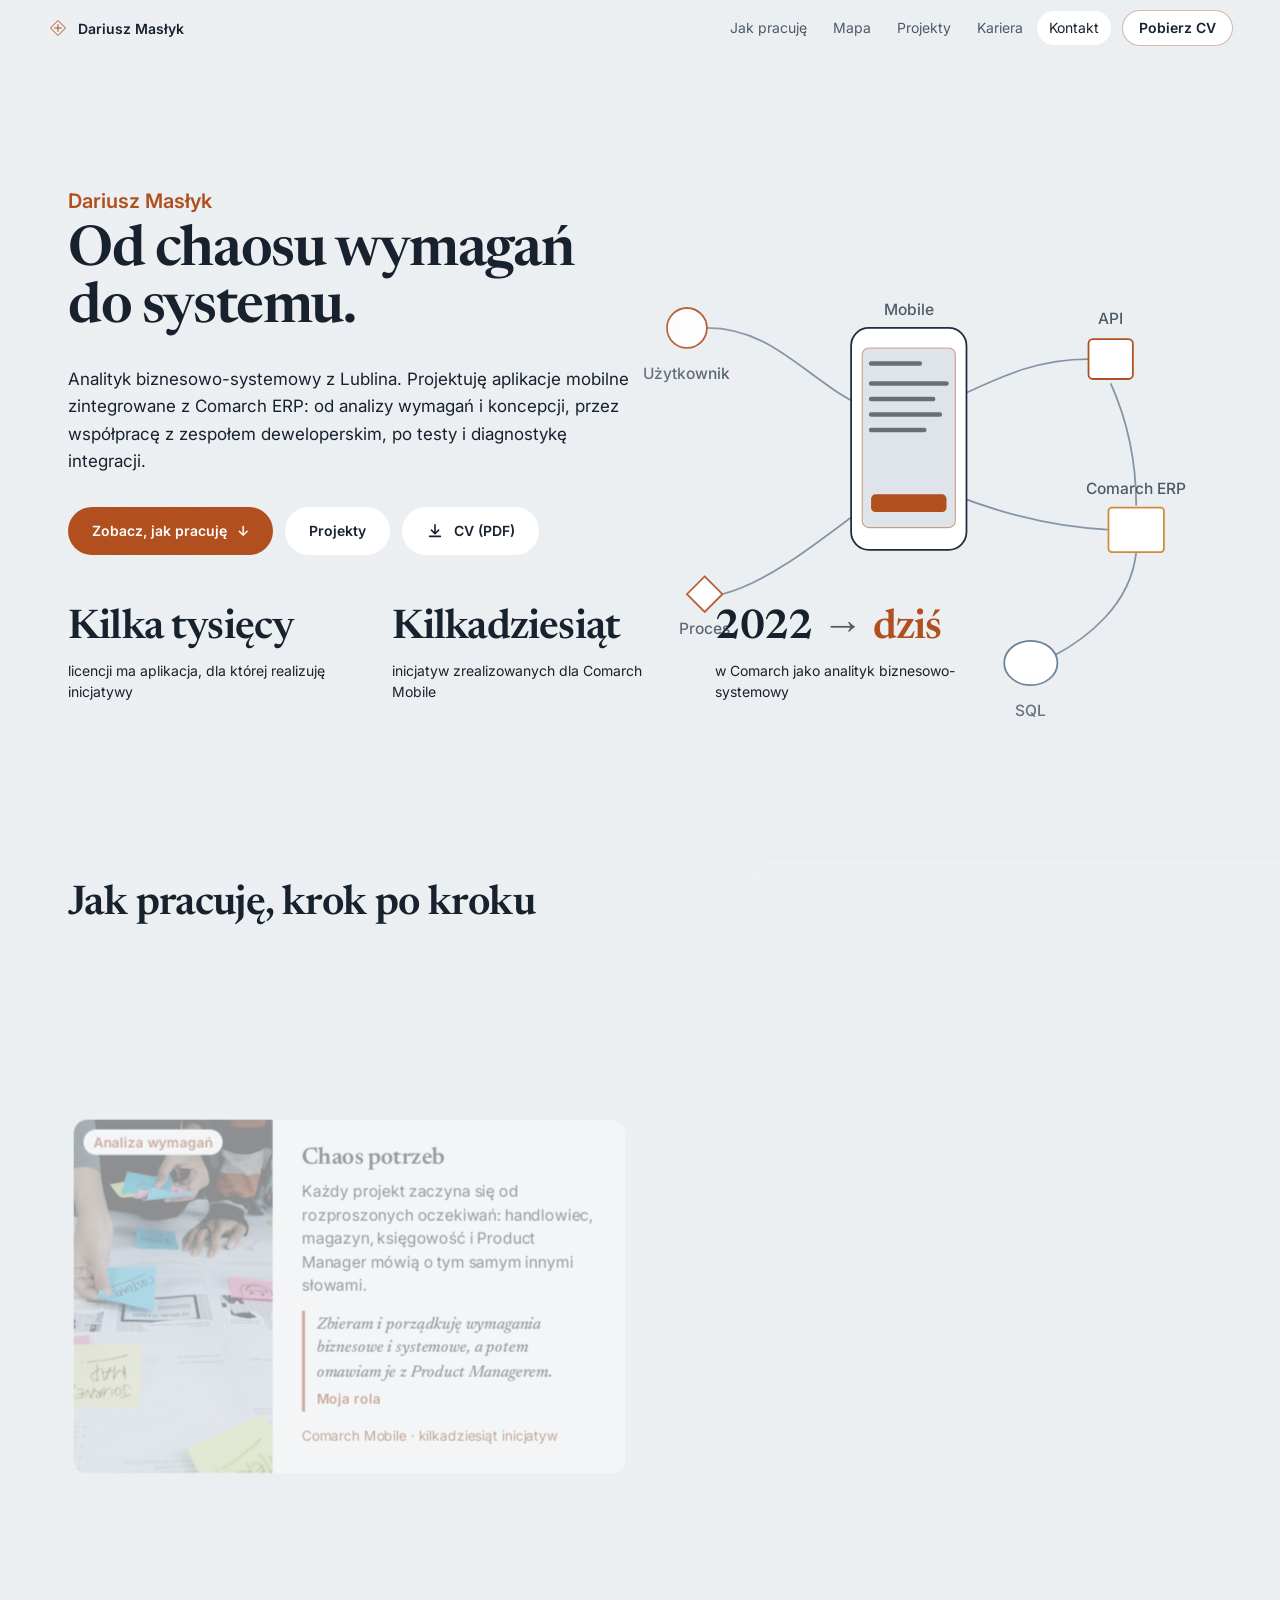
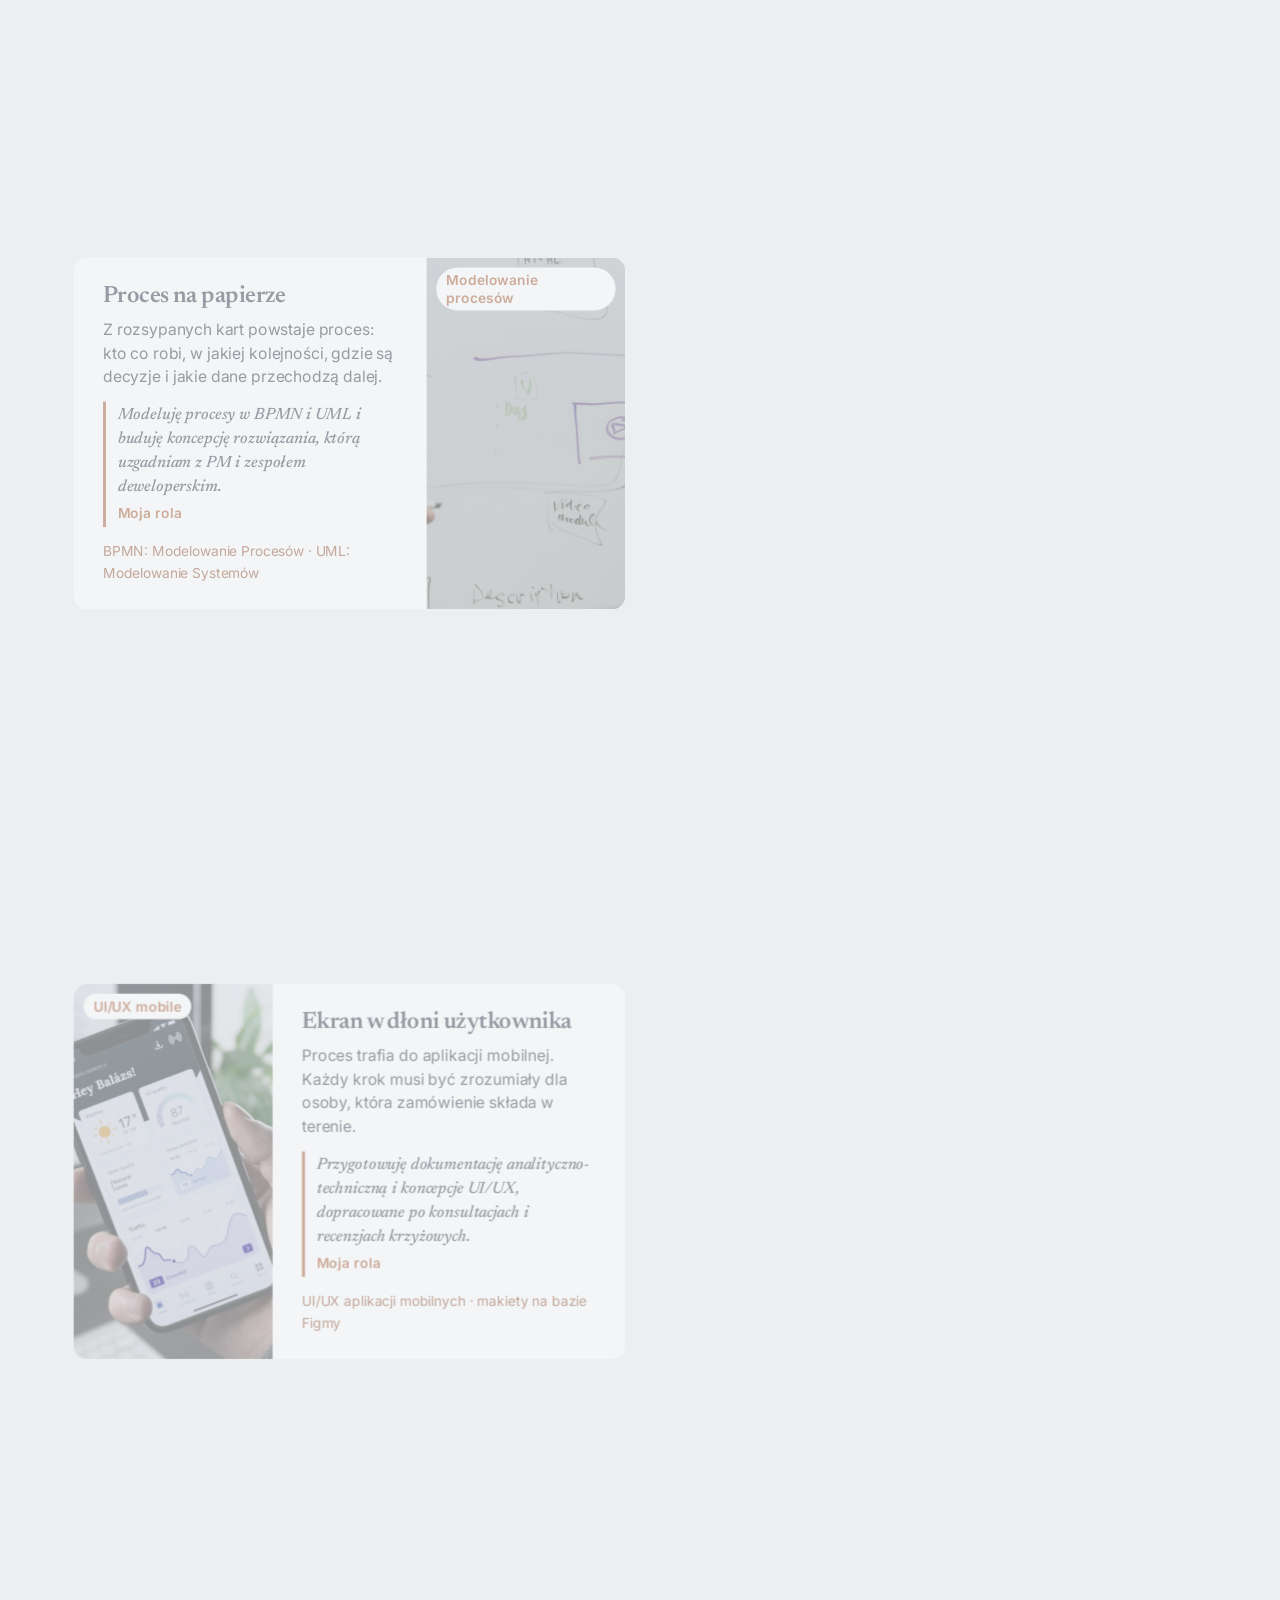
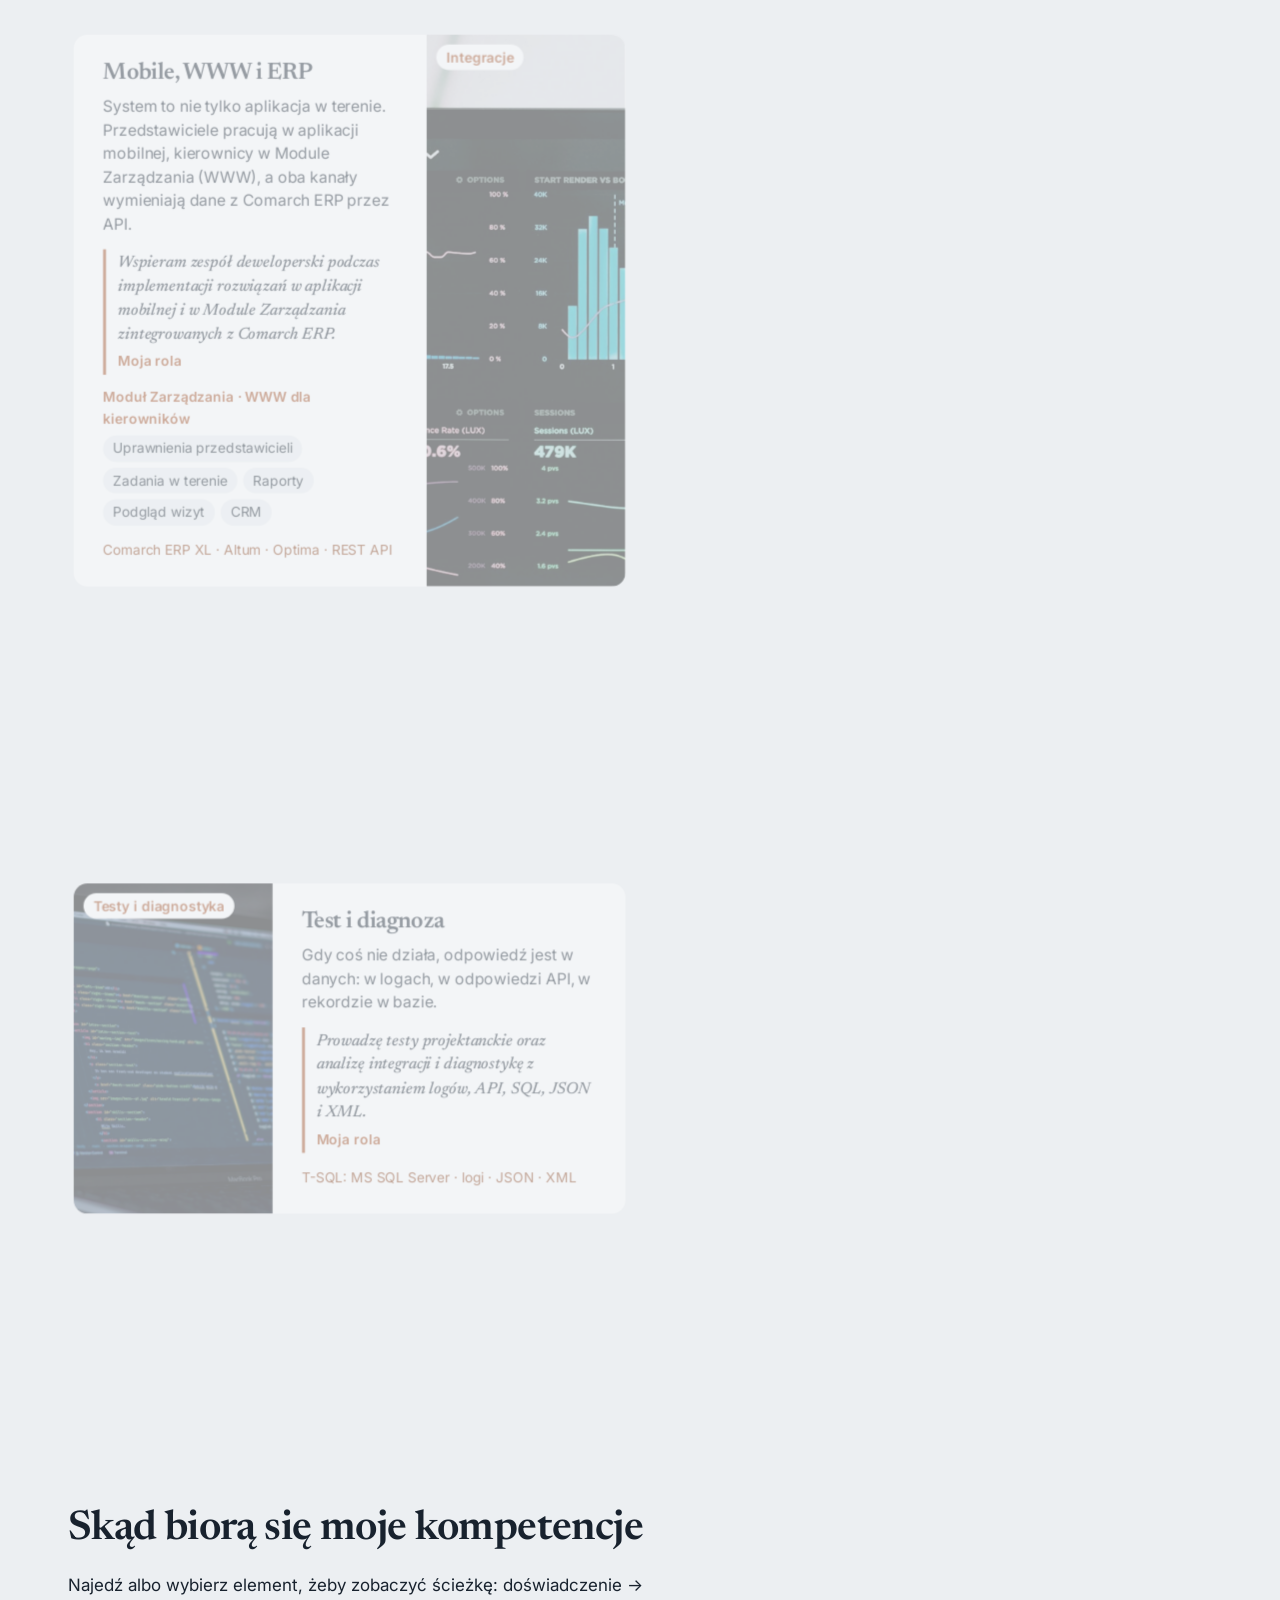
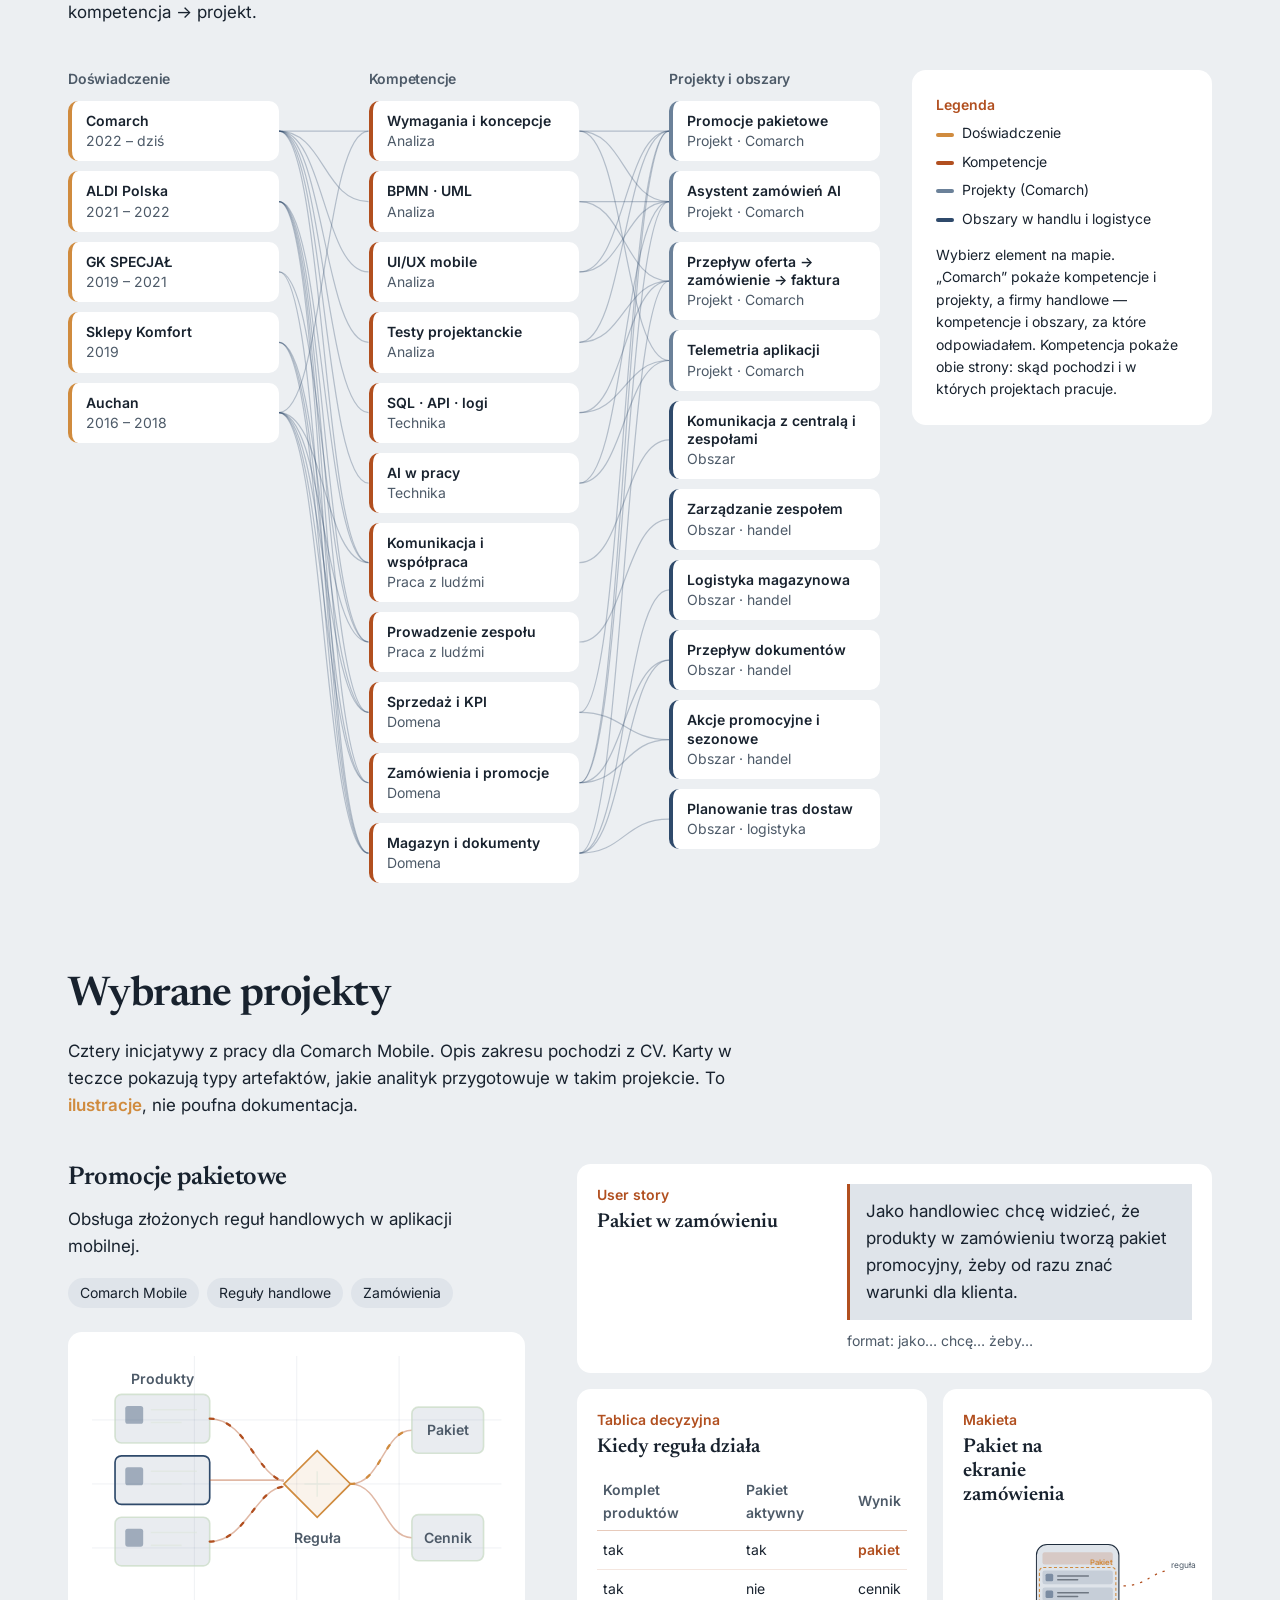
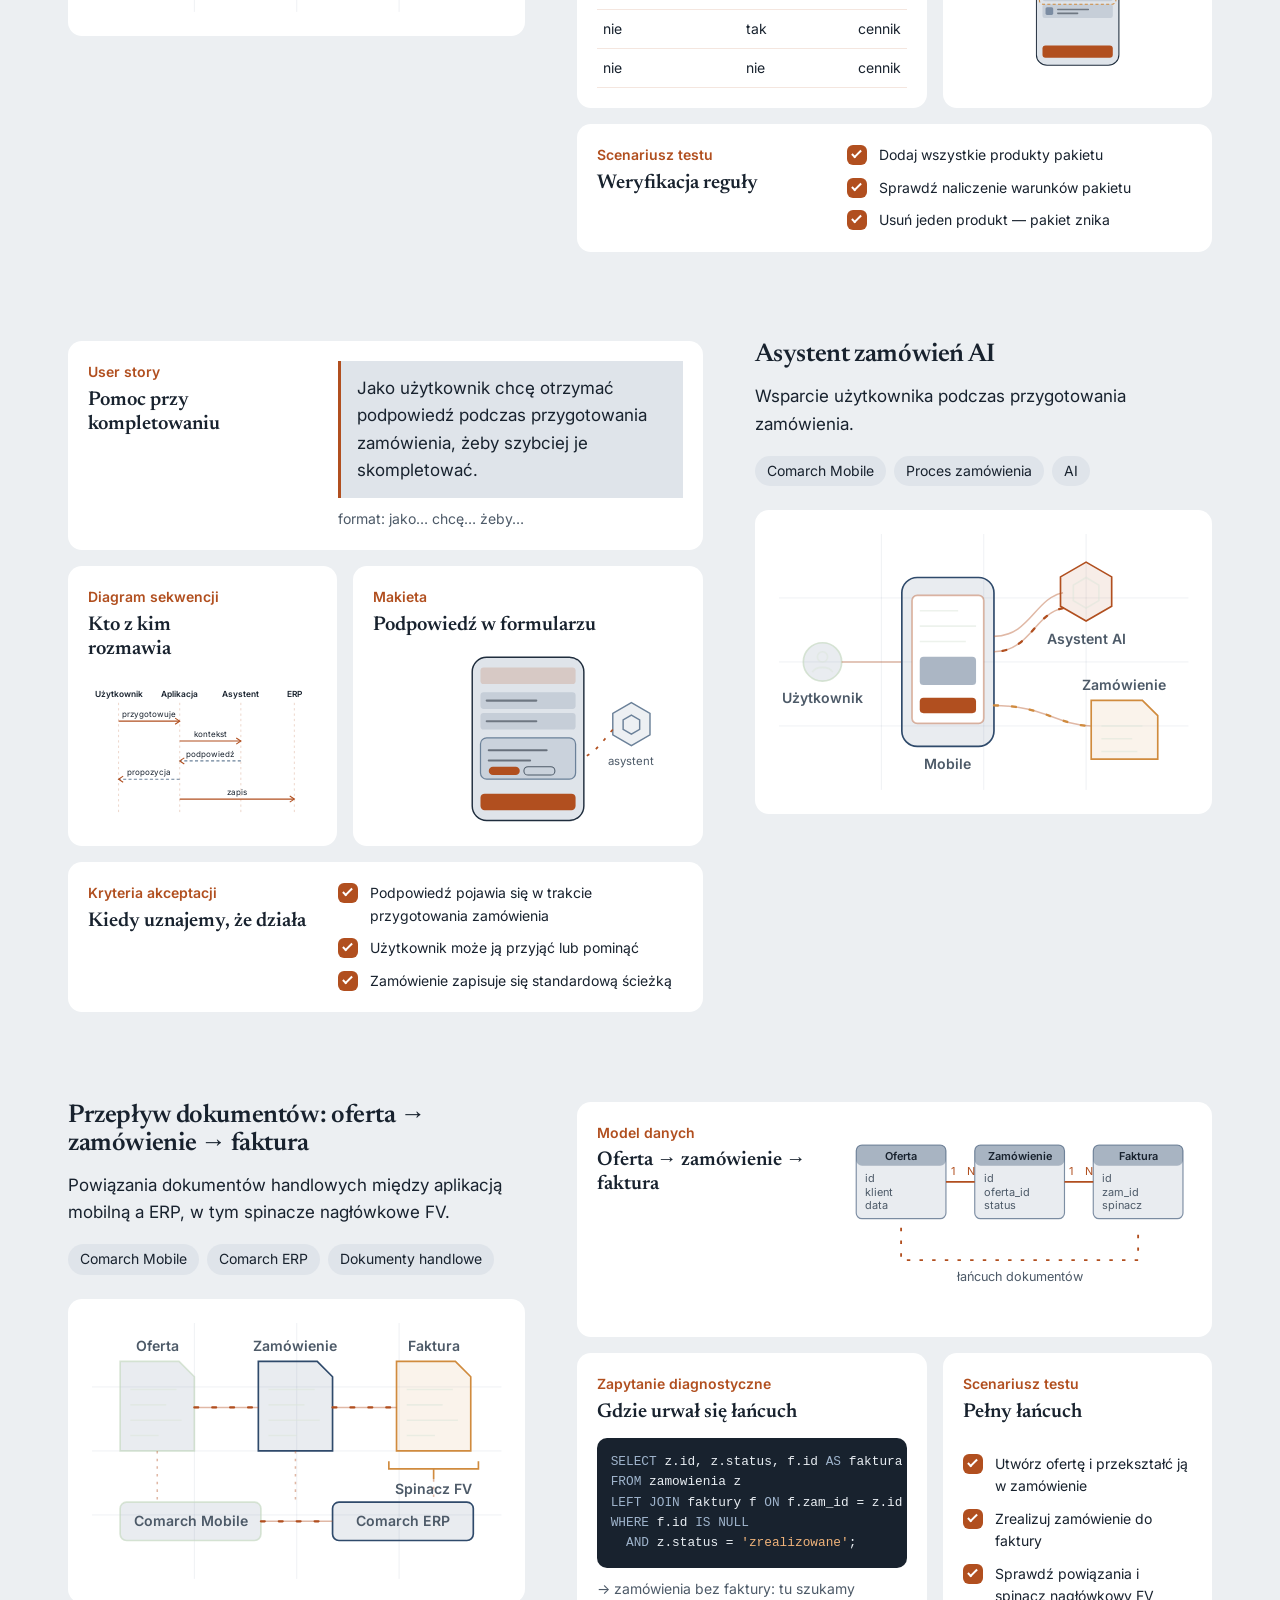
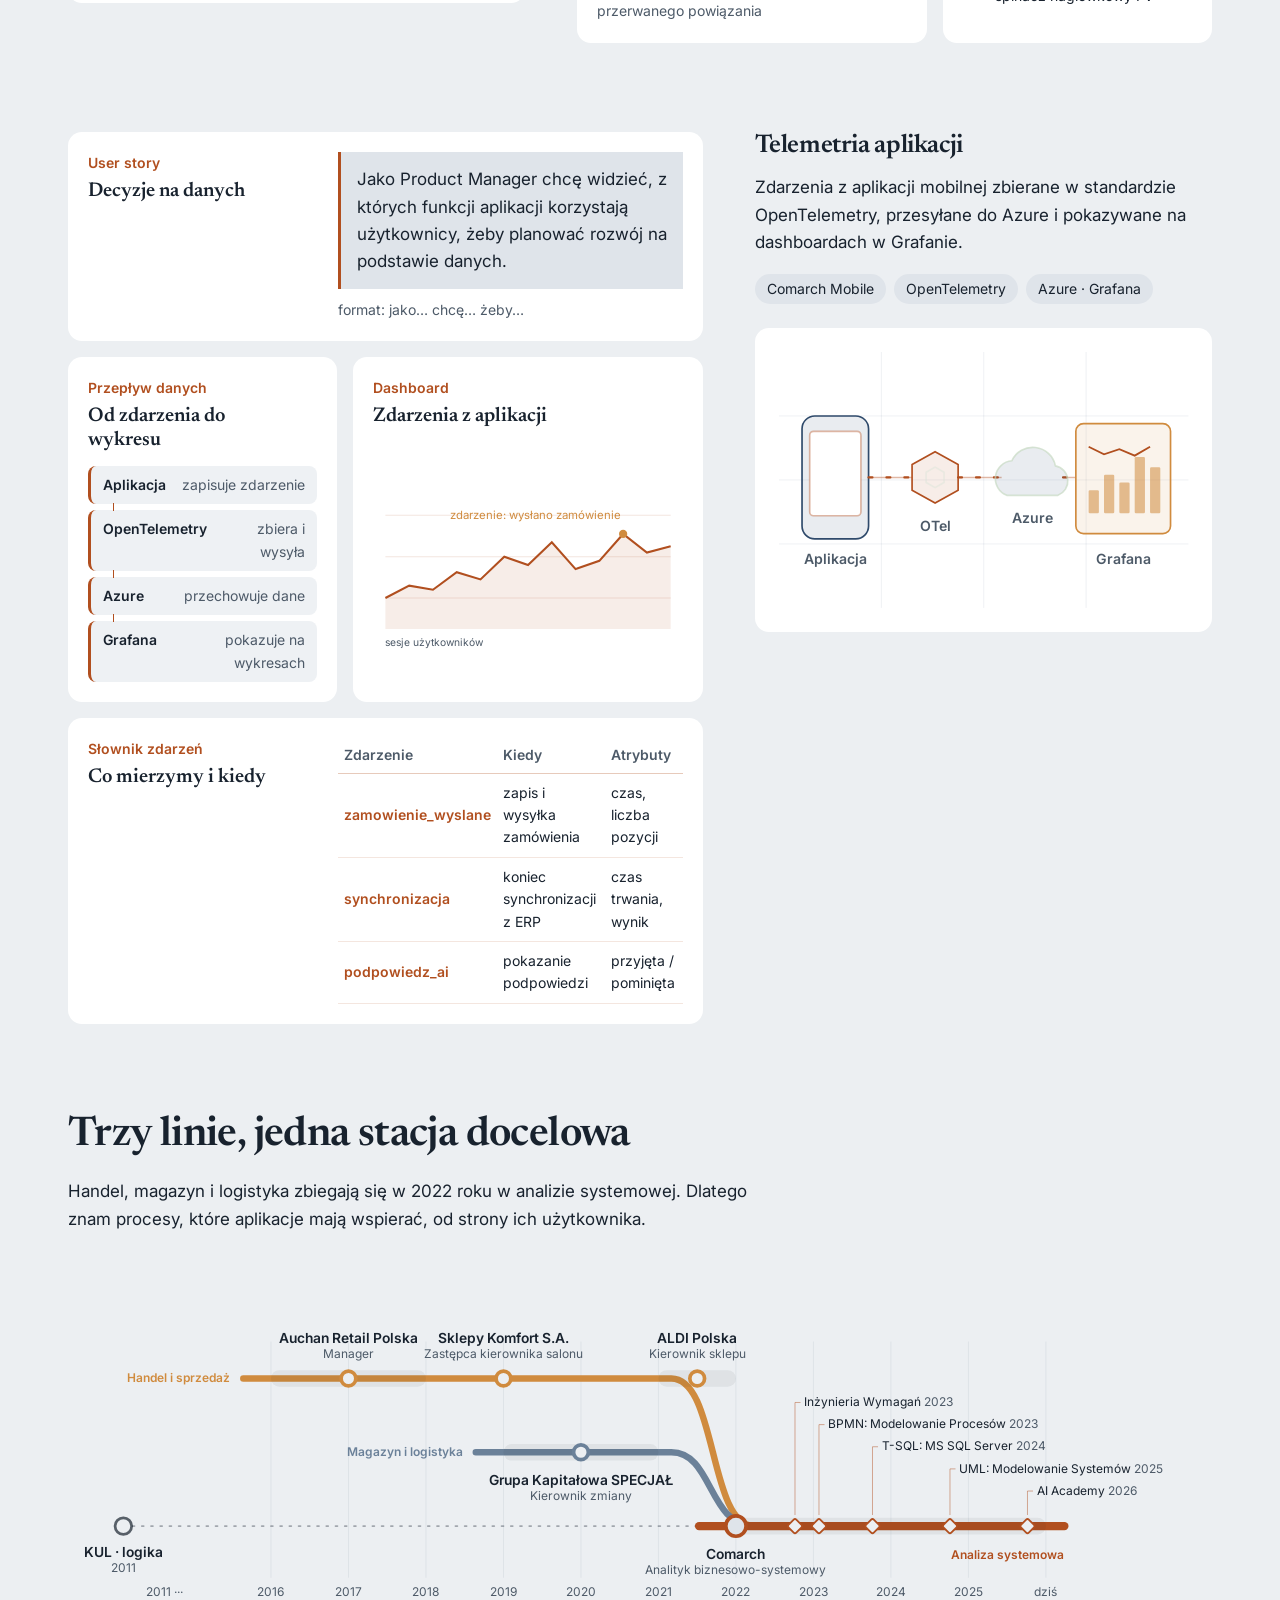
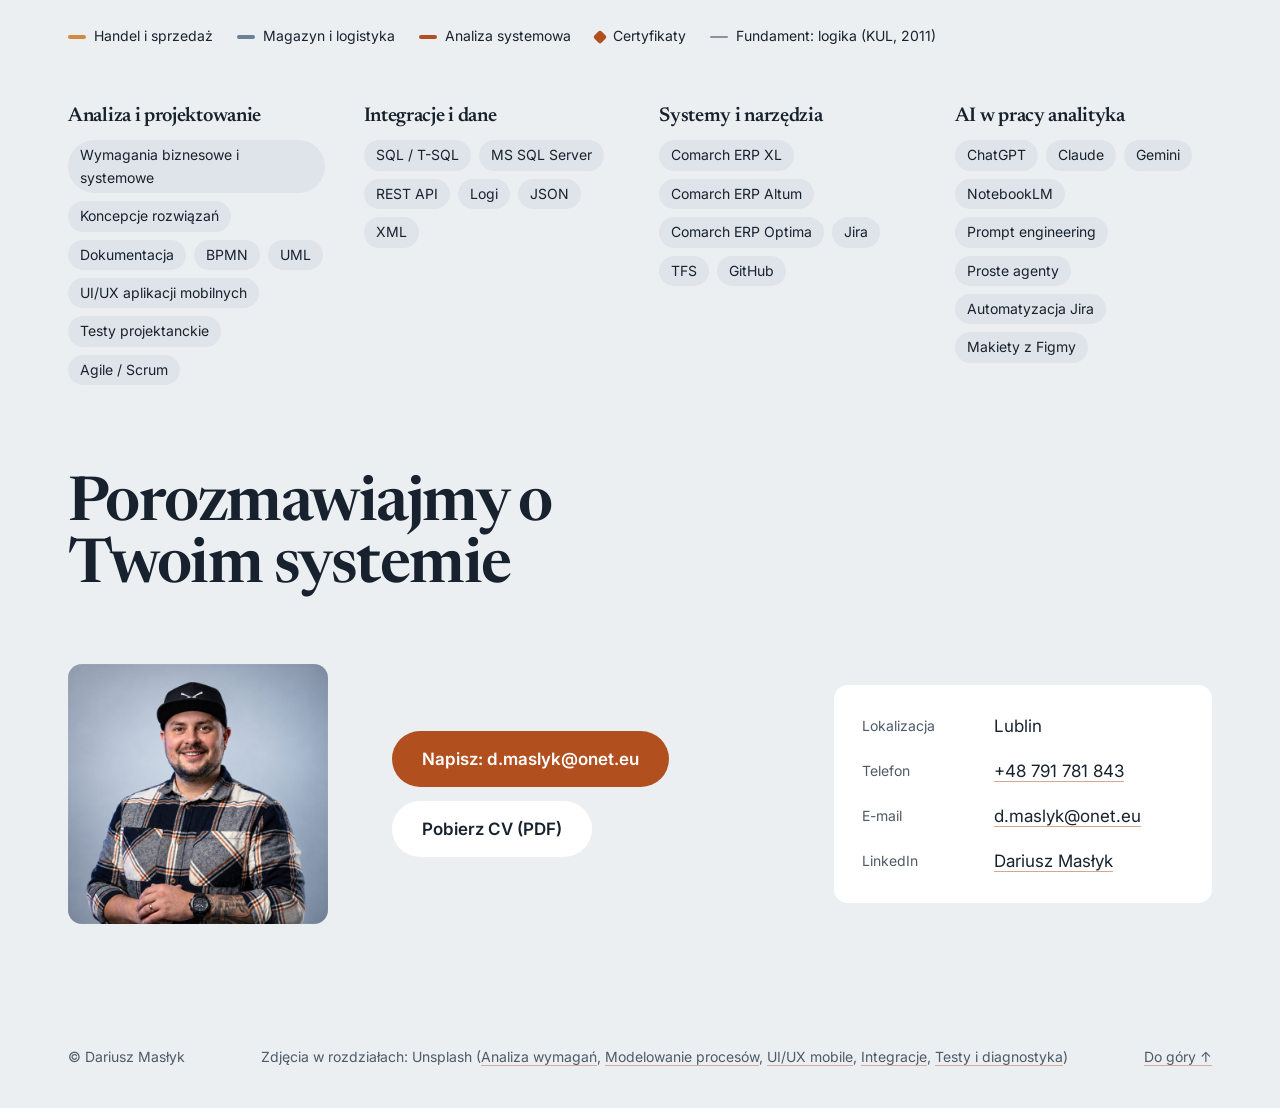
<file: index.html>
<!doctype html>
<html lang="pl">
<head>
  <meta charset="utf-8">
  <meta name="viewport" content="width=device-width,initial-scale=1,viewport-fit=cover">
  <title>Dariusz Masłyk — Analityk biznesowo-systemowy | Aplikacje mobilne, Comarch ERP, integracje</title>
  <meta name="description" content="Dariusz Masłyk — analityk biznesowo-systemowy w Comarch (Comarch Mobile). Od chaosu wymagań, przez BPMN i UI/UX aplikacji mobilnych, po integrację z Comarch ERP, testy i diagnostykę.">
  <meta name="theme-color" content="#eceff2">
  <meta property="og:type" content="website">
  <meta property="og:url" content="https://backloghero-lang.github.io/dariusz-maslyk/">
  <meta property="og:image" content="https://backloghero-lang.github.io/dariusz-maslyk/assets/og-image.png">
  <meta property="og:image:width" content="1200">
  <meta property="og:image:height" content="627">
  <meta property="og:image:alt" content="Dariusz Masłyk — analityk biznesowo-systemowy">
  <meta property="og:locale" content="pl_PL">
  <meta name="twitter:card" content="summary_large_image">
  <meta property="og:title" content="Dariusz Masłyk — Analityk biznesowo-systemowy">
  <meta property="og:description" content="Zamieniam chaos wymagań w działający system. Aplikacje mobilne · Comarch ERP · Integracje.">
  <link rel="icon" href="assets/favicon.svg" type="image/svg+xml">
  <link rel="preconnect" href="https://fonts.googleapis.com">
  <link rel="preconnect" href="https://fonts.gstatic.com" crossorigin>
  <link rel="stylesheet" href="https://fonts.googleapis.com/css2?family=Inter:wght@400;500;600&family=Newsreader:ital,opsz,wght@0,6..72,500;0,6..72,600;1,6..72,500&display=swap">
  <link rel="stylesheet" href="css/style.css">
  <script type="importmap">
    { "imports": { "three": "./vendor/three.module.js" } }
  </script>
  <script type="module" src="js/main.js"></script>
</head>
<body>
  <a class="skip" href="#main">Przejdź do treści</a>

  <!-- Scena 3D: jedna warstwa w tle dla otwarcia i rozdziałów historii. -->
  <div class="stage" id="stage" aria-hidden="true">
    <div class="stage-host" id="scene-host"></div>
    <svg class="stage-fallback" id="stage-fallback" viewBox="0 0 600 520">
      <g class="f-wires">
        <path d="M118 150C180 150 210 200 262 222M340 214C390 190 420 178 462 178M482 200C500 240 505 280 505 310M505 352C500 400 460 430 430 446M262 310C210 350 170 380 132 390M340 300C390 320 440 330 482 332"/>
      </g>
      <g class="f-phone"><rect x="248" y="150" width="104" height="200" rx="16"/><rect class="scr" x="258" y="168" width="84" height="162" rx="6"/><path class="ui" d="M266 182h44M266 200h68M266 214h56M266 228h62M266 242h48"/><rect class="btn" x="266" y="300" width="68" height="16" rx="4"/></g>
      <g class="f-nodes"><circle cx="100" cy="150" r="18"/><rect x="462" y="160" width="40" height="36" rx="4"/><rect x="480" y="312" width="50" height="40" rx="3"/><ellipse cx="410" cy="452" rx="24" ry="20"/><path d="M116 374l16 16-16 16-16-16z"/></g>
      <g class="f-labels"><text x="100" y="196" text-anchor="middle">Użytkownik</text><text x="300" y="138" text-anchor="middle">Mobile</text><text x="482" y="146" text-anchor="middle">API</text><text x="505" y="300" text-anchor="middle">Comarch ERP</text><text x="410" y="500" text-anchor="middle">SQL</text><text x="116" y="426" text-anchor="middle">Proces</text></g>
    </svg>
    <div class="stage-vignette"></div>
  </div>

  <header class="topbar" id="topbar">
    <a class="brand" href="#kontakt" aria-label="Dariusz Masłyk — przejdź do kontaktu">
      <svg class="brand-mark" viewBox="0 0 32 32" aria-hidden="true"><path d="M4 16 16 4l12 12-12 12Z"/><path d="M10 16h12M16 10v12"/></svg>
      <span>Dariusz Masłyk</span>
    </a>
    <button class="nav-toggle" type="button" aria-expanded="false" aria-controls="nav">Menu</button>
    <nav id="nav" class="nav" aria-label="Sekcje strony">
      <a href="#historia">Jak pracuję</a>
      <a href="#mapa">Mapa</a>
      <a href="#projekty">Projekty</a>
      <a href="#kariera">Kariera</a>
      <a href="#kontakt">Kontakt</a>
      <a class="btn btn-small btn-cv" href="assets/Dariusz_Maslyk_CV.pdf" download data-bind="cv">Pobierz CV</a>
    </nav>
  </header>

  <main id="main">
    <!-- 1. OTWARCIE -->
    <section class="intro" id="top" aria-labelledby="intro-h">
      <div class="intro-copy">
        <h1 id="intro-h">
          <span class="intro-name" data-bind="name">Dariusz Masłyk</span>
          <span class="intro-statement" data-bind="statement">Od chaosu wymagań do systemu.</span>
        </h1>
        <p class="intro-lead" data-bind="lead">Łączę potrzeby biznesu z rozwiązaniami technicznymi — od analizy wymagań i koncepcji, przez współpracę z zespołem deweloperskim, po testy i diagnostykę integracji.</p>
        <div class="intro-cta">
          <a class="btn btn-primary" href="#historia">Zobacz, jak pracuję <span aria-hidden="true">↓</span></a>
          <a class="btn btn-glass" href="#projekty">Projekty</a>
          <a class="btn btn-glass" href="assets/Dariusz_Maslyk_CV.pdf" download data-bind="cv">
            <svg viewBox="0 0 20 20" aria-hidden="true"><path d="M10 3v10m-4-4 4 4 4-4M4 16h12"/></svg>CV (PDF)
          </a>
        </div>
      </div>
      <ol class="facts" id="facts" aria-label="Najważniejsze fakty"></ol>
    </section>

    <!-- 2. HISTORIA (scrollytelling) -->
    <section class="story" id="historia" aria-labelledby="story-h">
      <header class="story-head">
        <h2 id="story-h">Jak pracuję, krok po kroku</h2>
      </header>
      <div class="chapters" id="chapters"></div>
      <div class="story-progress" id="story-progress" aria-hidden="true"></div>
    </section>

    <!-- 3. MAPA POWIĄZAŃ -->
    <section class="section" id="mapa" aria-labelledby="map-h">
      <header class="section-head">
        <h2 id="map-h">Skąd biorą się moje kompetencje</h2>
        <p class="section-sub">Najedź albo wybierz element, żeby zobaczyć ścieżkę: doświadczenie → kompetencja → projekt.</p>
      </header>
      <div class="map-wrap">
        <div class="map" id="map"></div>
        <aside class="map-panel" id="map-panel" aria-live="polite"></aside>
      </div>
    </section>

    <!-- 4. TECZKI PROJEKTÓW -->
    <section class="section" id="projekty" aria-labelledby="cases-h">
      <header class="section-head">
        <h2 id="cases-h">Wybrane projekty</h2>
        <p class="section-sub">Cztery inicjatywy z pracy dla Comarch Mobile. Opis zakresu pochodzi z CV. Karty w teczce pokazują typy artefaktów, jakie analityk przygotowuje w takim projekcie. To <strong>ilustracje</strong>, nie poufna dokumentacja.</p>
      </header>
      <div class="cases" id="cases"></div>
    </section>

    <!-- 5. LINIA KARIERY -->
    <section class="section" id="kariera" aria-labelledby="metro-h">
      <header class="section-head">
        <h2 id="metro-h">Trzy linie, jedna stacja docelowa</h2>
        <p class="section-sub">Handel, magazyn i logistyka zbiegają się w 2022 roku w analizie systemowej. Dlatego znam procesy, które aplikacje mają wspierać, od strony ich użytkownika.</p>
      </header>
      <div class="metro-scroll"><div class="metro" id="metro"></div></div>
      <div class="skills" id="skills"></div>
    </section>

    <!-- 7. KONTAKT -->
    <section class="section contact" id="kontakt" aria-labelledby="contact-h">
      <h2 id="contact-h" class="contact-h">Porozmawiajmy o Twoim systemie</h2>
      <div class="contact-grid">
        <figure class="contact-photo"><img src="assets/dariusz-maslyk.jpg" alt="Dariusz Masłyk" width="640" height="640" loading="lazy"></figure>
        <div class="contact-cta">
          <a class="btn btn-primary btn-large" href="mailto:d.maslyk@onet.eu" data-bind="emailCta">Napisz: d.maslyk@onet.eu</a>
          <a class="btn btn-glass btn-large" href="assets/Dariusz_Maslyk_CV.pdf" download data-bind="cv">Pobierz CV (PDF)</a>
        </div>
        <dl class="contact-list">
          <div><dt>Lokalizacja</dt><dd data-bind="city">Lublin</dd></div>
          <div><dt>Telefon</dt><dd><a href="tel:+48791781843" data-bind="phone">+48 791 781 843</a></dd></div>
          <div><dt>E-mail</dt><dd><a href="mailto:d.maslyk@onet.eu" data-bind="email">d.maslyk@onet.eu</a></dd></div>
          <div><dt>LinkedIn</dt><dd><a href="https://www.linkedin.com/in/dariusz-maslyk" data-bind="linkedin" rel="noopener" target="_blank">Dariusz Masłyk</a></dd></div>
        </dl>
      </div>
    </section>
  </main>

  <footer class="footer">
    <span>© Dariusz Masłyk</span>
    <p class="credits" id="credits"></p>
    <a href="#top">Do góry ↑</a>
  </footer>
</body>
</html>
</file>
<file: css/style.css>
/* Dariusz Masłyk — portfolio. Zielony grafit z pastelową szałwią: system, który łączy biznes z technologią.
   Zasady (Taste Skill): dwa kroje, sześć rozmiarów, płaskie powierzchnie odróżnione tonem, bez etykiet nad nagłówkami,
   bez numeracji, bez cieni i obrysów. Wyjątki ustalone z właścicielem są oznaczone komentarzem taste-skill-ignore. */

:root {
  /* Kolory wzięte ze zdjęcia: tło studyjne, granat koszuli, przypalony pomarańcz kraty. */
  --bg: #eceff2;
  --surface: #ffffff;
  --surface-2: #dfe4ea;
  --text: #18222e;
  --muted: #4d5a68;
  --accent: #b14f1f;
  --navy: #2f4a6b;
  --steel: #6b8199;
  --warm: #d08b3e;
  --ink: #ffffff;
  --accent-rgb: 177, 79, 31;
  --navy-rgb: 47, 74, 107;
  --steel-rgb: 107, 129, 153;
  --warm-rgb: 208, 139, 62;
  --paper: #ffffff;
  --paper-2: #eef1f4;
  --paper-ink: #18222e;
  --paper-muted: #4d5a68;
  --paper-accent: #a2491c;
  --display: "Newsreader", Georgia, "Times New Roman", serif;
  --font: "Inter", "Segoe UI Variable Text", "Segoe UI", system-ui, -apple-system, Roboto, Arial, sans-serif;
  /* Skala: sześć rozmiarów na całą stronę. */
  --fs-display: clamp(2.5rem, 4.8vw, 3.9rem);
  --fs-h2: clamp(2rem, 3.2vw, 2.75rem);
  --fs-h3: clamp(1.45rem, 2vw, 1.75rem);
  --fs-h4: 1.25rem;
  --fs-body: 1.0625rem;
  --fs-small: .875rem;
  --radius: 14px;
  --pad: clamp(16px, 4vw, 48px);
  --maxw: 1240px;
  color-scheme: light;
}

*, *::before, *::after { box-sizing: border-box; }
html { scroll-behavior: smooth; scroll-padding-top: 64px; -webkit-text-size-adjust: 100%; background: var(--bg); }
body {
  margin: 0;
  background: transparent;
  color: var(--text);
  font: 400 var(--fs-body)/1.6 var(--font);
  -webkit-font-smoothing: antialiased;
  overflow-x: hidden;
}
h1, h2, h3, h4 { margin: 0; font-family: var(--display); line-height: 1.1; letter-spacing: -0.015em; font-weight: 600; }
p { margin: 0; }
ul, ol { margin: 0; padding: 0; list-style: none; }
a { color: inherit; }
img, svg { display: block; }
.sr-only { position: absolute; width: 1px; height: 1px; overflow: hidden; clip: rect(0 0 0 0); white-space: nowrap; }
:focus-visible { outline: 2px solid var(--accent); outline-offset: 3px; border-radius: 6px; }
.skip { position: absolute; left: 16px; top: -60px; z-index: 100; background: var(--accent); color: var(--ink); padding: 10px 16px; border-radius: 8px; font-weight: 600; text-decoration: none; }
.skip:focus { top: 12px; }

/* Powierzchnia: jeden krok tonu od tła, bez obrysu, cienia i rozmycia. */
.glass { background: var(--surface); border-radius: var(--radius); }
.news { background: var(--paper); }

/* ---------- Przyciski ---------- */
.btn {
  display: inline-flex; align-items: center; gap: 10px;
  min-height: 48px; padding: 0 24px; border-radius: 999px; border: 0;
  font: 600 var(--fs-small)/1 var(--font); text-decoration: none; cursor: pointer;
  transition: transform .2s, background-color .2s, color .2s;
}
.btn svg { width: 18px; height: 18px; fill: none; stroke: currentColor; stroke-width: 1.8; stroke-linecap: round; stroke-linejoin: round; }
.btn:active { transform: translateY(1px) scale(.98); }
.btn-primary { background: var(--accent); color: var(--ink); }
.btn-primary:hover { background: #9a431a; }
.btn-glass { background: var(--surface); color: var(--text); }
.btn-glass:hover { background: var(--surface-2); }
.btn-small { min-height: 34px; padding: 0 16px; }
.btn-large { min-height: 56px; padding: 0 30px; font-size: var(--fs-body); }

/* ---------- Pasek górny ---------- */
.topbar {
  position: fixed; inset: 0 0 auto; z-index: 50;
  display: flex; align-items: center; justify-content: space-between; gap: 16px;
  height: 56px; padding: 0 var(--pad);
  transition: background-color .3s;
}
.topbar.is-scrolled, .topbar.nav-open { background: rgba(236, 239, 242, .9); backdrop-filter: blur(10px); }
.brand { display: inline-flex; align-items: center; gap: 10px; text-decoration: none; font: 600 var(--fs-small) var(--font); }
.brand-mark { width: 20px; height: 20px; fill: none; stroke: var(--accent); stroke-width: 1.6; }
.nav { display: flex; align-items: center; gap: 2px; }
.nav a:not(.btn) { padding: 6px 12px; border-radius: 999px; text-decoration: none; color: var(--muted); font-size: var(--fs-small); transition: color .2s, background-color .2s; }
.nav a:not(.btn):hover, .nav a[aria-current] { color: var(--text); background: var(--surface); }
.nav .btn { margin-left: 10px; }

/* „Pobierz CV”: subtelnie pulsująca ramka i błysk w rogu — świadoma decyzja właściciela. */
.btn-cv {
  position: relative; color: var(--text); background: var(--surface); overflow: hidden;
  box-shadow: 0 0 0 1px rgba(var(--accent-rgb), .35); /* taste-skill-ignore */
  animation: cvGlow 4s ease-in-out infinite;
}
.btn-cv:hover { background: var(--surface-2); }
.btn-cv::after {
  content: ""; position: absolute; top: -10px; right: -10px; width: 26px; height: 26px; border-radius: 50%; pointer-events: none;
  background: radial-gradient(circle, rgba(255, 255, 255, .9) 0%, rgba(var(--accent-rgb), .5) 30%, transparent 70%); /* taste-skill-ignore */
  opacity: 0; animation: cvGlint 6s ease-in-out infinite 1.5s;
}
@keyframes cvGlow {
  0%, 100% { box-shadow: 0 0 0 1px rgba(var(--accent-rgb), .3); } /* taste-skill-ignore */
  50% { box-shadow: 0 0 0 1px rgba(var(--accent-rgb), .55), 0 0 12px -2px rgba(var(--accent-rgb), .35); } /* taste-skill-ignore */
}
@keyframes cvGlint { 0%, 86%, 100% { opacity: 0; transform: scale(.6); } 91% { opacity: 1; transform: scale(1); } }
.nav-toggle { display: none; min-height: 36px; padding: 0 16px; border-radius: 999px; border: 0; background: var(--surface); color: var(--text); font: 600 var(--fs-small) var(--font); cursor: pointer; }

/* ---------- Scena w tle ---------- */
.stage { position: fixed; inset: 0; z-index: 0; pointer-events: none; transition: visibility 0s linear .2s; }
.stage.is-off { visibility: hidden; }
.stage-host { position: absolute; inset: 0; opacity: 0; transition: opacity 1.2s ease; }
.stage-host canvas { display: block; width: 100%; height: 100%; }
.stage.scene-ready .stage-host { opacity: 1; }
/* Neutralna kurtyna pod tekstem na tle obrazu sceny — dozwolony wyjątek. */
.stage-vignette {
  position: absolute; inset: 0;
  background:
    linear-gradient(90deg, rgba(236, 239, 242, .9) 0%, rgba(236, 239, 242, .5) 34%, rgba(236, 239, 242, 0) 60%), /* taste-skill-ignore */
    linear-gradient(0deg, rgba(236, 239, 242, .85) 0%, rgba(236, 239, 242, 0) 26%); /* taste-skill-ignore */
}
.stage-fallback { position: absolute; right: 3%; top: 50%; width: min(52vw, 680px); transform: translateY(-50%); transition: opacity .8s; }
.stage.scene-ready .stage-fallback { opacity: 0; }
.f-wires path { fill: none; stroke: rgba(var(--navy-rgb), .55); stroke-width: 1.6; }
.f-phone rect:first-child { fill: var(--surface); stroke: #1f2d3d; stroke-width: 1.6; }
.f-phone .scr { fill: var(--surface-2); stroke: rgba(var(--accent-rgb), .5); }
.f-phone .ui { stroke: rgba(24, 34, 46, .6); stroke-width: 4; stroke-linecap: round; }
.f-phone .btn { fill: var(--accent); }
.f-nodes > * { fill: var(--surface); stroke: var(--accent); stroke-width: 1.6; }
.f-nodes > :nth-child(3) { stroke: var(--warm); }
.f-nodes > :nth-child(4) { stroke: var(--steel); }
.f-labels text { fill: var(--muted); font: 500 14px var(--font); }

.scene-labels { position: absolute; inset: 0; overflow: hidden; }
.scene-label {
  position: absolute; left: 0; top: 0;
  padding: 5px 10px; border-radius: 8px;
  background: rgba(236, 239, 242, .86);
  font: 600 13px/1.3 var(--font); color: var(--text); white-space: nowrap;
  transition: background-color .3s, color .3s; will-change: transform, opacity;
}
.scene-label b { display: block; font-weight: 600; }
.scene-label span { display: none; margin-top: 1px; color: var(--muted); font-weight: 400; }
.scene-label.is-lit { background: var(--accent); color: var(--ink); }
.scene-label.is-lit span { color: var(--ink); }
.scene-label.is-lit span, .scene-label.is-main span { display: block; }
.scene-label.ok { background: var(--accent); color: var(--ink); }

/* ---------- Otwarcie ---------- */
main { position: relative; z-index: 1; }
.intro {
  position: relative; min-height: 92svh;
  display: flex; flex-direction: column; justify-content: center; gap: clamp(36px, 6vh, 64px);
  max-width: var(--maxw); margin: 0 auto; padding: 120px var(--pad) 56px;
}
.intro-copy { max-width: 600px; }
.intro h1 { display: grid; gap: 12px; }
.intro-name { font-size: var(--fs-h4); font-family: var(--font); font-weight: 600; letter-spacing: 0; color: var(--accent); }
.intro-statement { max-width: 9.5em; font-size: min(var(--fs-display), 3.5rem); line-height: 1.02; letter-spacing: -0.025em; color: var(--text); }
.intro-lead { margin-top: 28px; max-width: 34em; color: var(--text); font-size: var(--fs-body); }
.intro-cta { display: flex; flex-wrap: wrap; gap: 12px; margin-top: 32px; }

.facts { display: grid; grid-template-columns: repeat(3, minmax(0, 1fr)); gap: clamp(24px, 4vw, 56px); max-width: 920px; }
.fact { padding: 0; background: none; }
.fact-big { font: 600 var(--fs-h2)/1 var(--display); letter-spacing: -0.02em; font-variant-numeric: tabular-nums; }
.fact-big i { font-style: normal; margin: 0 .25em; color: var(--muted); }
.fact-big .to { color: var(--accent); }
.fact-text { margin-top: 10px; color: var(--text); font-size: var(--fs-small); line-height: 1.5; max-width: 22em; }

/* ---------- Historia ---------- */
.story { position: relative; max-width: var(--maxw); margin: 0 auto; padding: 6vh var(--pad) 0; }
.story-head h2, .section-head h2 { font-size: var(--fs-h2); max-width: 24ch; }
.chapter { min-height: 82svh; display: flex; align-items: center; }
/* Karta wyśrodkowana w lewej kolumnie (scena 3D zajmuje prawą część ekranu). */

.chapter-card { width: 100%; max-width: 520px; transition: opacity .5s, transform .5s; }
.js .chapter:not(.is-active) .chapter-card { opacity: .4; transform: scale(.98); }

/* Artykuł w stylu portalu informacyjnego: zdjęcie z boku, tekst obok. Jasny „papier” — decyzja właściciela. */
.news {
  display: grid; grid-template-columns: 36% 1fr;
  overflow: hidden; border-radius: var(--radius); background: var(--paper); color: var(--paper-ink);
  outline: 2px solid transparent; outline-offset: 0; transition: outline-color .4s;
}
.news.media-right { grid-template-columns: 1fr 36%; }
.news.media-right .news-media { order: 2; }
.chapter.is-active .news { outline-color: var(--accent); }
.news-media { position: relative; margin: 0; overflow: hidden; background: var(--surface); }
.news-media img { position: absolute; inset: 0; width: 100%; height: 100%; object-fit: cover; display: block; filter: saturate(.72) contrast(1.04) brightness(.96); transition: transform 1.2s ease; }
.news-media::after { /* wspólny ton zdjęć: neutralna szałwiowa warstwa */
  content: ""; position: absolute; inset: 0; pointer-events: none;
  background: rgba(47, 74, 107, .12); mix-blend-mode: multiply;
}
.chapter.is-active .news-media img { transform: scale(1.05); }
.news-tag {
  position: absolute; z-index: 2; left: 10px; top: 10px; max-width: calc(100% - 20px); padding: 4px 10px; border-radius: 999px;
  background: var(--paper); color: var(--paper-accent); font-size: var(--fs-small); font-weight: 600; line-height: 1.3;
}
.news-body { padding: 20px 22px; display: flex; flex-direction: column; }
.news-title { font-family: var(--display); font-weight: 600; line-height: 1.12; color: var(--paper-ink); font-size: var(--fs-h4); }
.news-lead {
  margin-top: 8px; font-size: var(--fs-small); line-height: 1.5; color: var(--paper-ink);
  display: -webkit-box; -webkit-line-clamp: 4; -webkit-box-orient: vertical; overflow: hidden;
}
.news-quote { margin: 14px 0 0; padding: 2px 0 2px 12px; border-left: 3px solid var(--paper-accent); }
.news-quote p { font: italic 500 var(--fs-small)/1.45 var(--display); font-size: .95rem; color: var(--paper-ink); }
.news-quote cite { display: block; margin-top: 4px; font-style: normal; font-size: var(--fs-small); font-weight: 600; color: var(--paper-accent); }
.news-foot { margin-top: 14px; font-size: var(--fs-small); color: #8a3f17; }
.chapter-extra { margin-top: 12px; }
.chapter-extra .label { font-size: var(--fs-small); font-weight: 600; color: var(--paper-accent); margin-bottom: 6px; }
.chapter-extra .chips { gap: 6px; }
.chapter-extra .chips li { font-size: var(--fs-small); padding: 2px 10px; color: var(--paper-ink); background: var(--paper-2); }
.story-progress {
  position: fixed; right: var(--pad); bottom: 26px; z-index: 5;
  display: flex; gap: 10px; align-items: flex-end; opacity: 0; pointer-events: none; transition: opacity .4s;
}
.story-progress.show { opacity: 1; }
.story-progress span { display: flex; flex-direction: column; gap: 8px; color: var(--muted); opacity: .5; font-size: 0; transition: opacity .3s, color .3s; }
.story-progress span::before { content: ""; width: 34px; height: 3px; background: currentColor; border-radius: 2px; transition: width .3s; }
.story-progress span.on { color: var(--accent); opacity: 1; font-size: var(--fs-small); font-weight: 600; }
.story-progress span.on::before { width: 64px; }

/* ---------- Sekcje ---------- */
.section { max-width: var(--maxw); margin: 0 auto; padding: clamp(64px, 7vw, 104px) var(--pad) 0; }
.section-head { max-width: 760px; margin-bottom: clamp(28px, 3.5vw, 44px); }
.section-sub { margin-top: 20px; color: var(--text); font-size: var(--fs-body); max-width: 40em; }
.section-sub strong { color: var(--warm); font-weight: 600; }

.chips { display: flex; flex-wrap: wrap; gap: 8px; }
.chips li { padding: 4px 12px; border-radius: 999px; background: var(--surface-2); font-size: var(--fs-small); color: var(--text); }

.js .reveal { opacity: 0; transform: translateY(22px); transition: opacity .7s ease, transform .7s ease; transition-delay: calc(var(--i, 0) * 80ms); }
.js .reveal.in-view { opacity: 1; transform: none; }

/* ---------- Teczki projektów ---------- */
.cases { display: grid; gap: clamp(56px, 7vw, 96px); }
.case { display: grid; grid-template-columns: minmax(0, .9fr) minmax(0, 1.25fr); gap: clamp(24px, 4vw, 56px); align-items: start; }
.case-sticky { position: sticky; top: 96px; }
.case h3 { font-size: var(--fs-h3); }
.case-area { margin-top: 14px; color: var(--text); font-size: var(--fs-body); }
.case .chips { margin-top: 18px; }
.case-cover { margin-top: 24px; padding: 24px; display: grid; place-items: center; }
.case.is-flipped { grid-template-columns: minmax(0, 1.25fr) minmax(0, .9fr); }
.case.is-flipped .case-side { order: 2; }
.case-deck { display: grid; grid-template-columns: minmax(0, 1.3fr) minmax(0, 1fr); gap: 16px; }
.case.is-flipped .case-deck { grid-template-columns: minmax(0, 1fr) minmax(0, 1.3fr); }
.artefact.is-wide { grid-column: 1 / -1; display: grid; grid-template-columns: minmax(0, .8fr) minmax(0, 1.2fr); gap: 20px; align-items: center; min-height: 0; }
.artefact.is-wide figcaption { align-self: start; padding-right: 0; }
.artefact.is-wide .art-body { grid-column: 2; grid-row: 1 / span 2; }
.artefact { position: relative; margin: 0; padding: 20px; display: flex; flex-direction: column; gap: 14px; min-height: 250px; transition: background-color .3s, transform .3s; }
.artefact:hover { background: var(--surface-2); transform: translateY(-3px); }
.artefact figcaption { display: grid; gap: 4px; padding-right: 84px; }
.art-label { font-size: var(--fs-small); font-weight: 600; color: var(--accent); }
.art-title { font: 600 var(--fs-h4)/1.2 var(--display); }
.art-body { flex: 1; display: grid; align-content: center; }
.art-svg { width: 100%; height: auto; overflow: visible; }
.art-story { margin: 0; padding: 14px 16px; border-left: 3px solid var(--accent); background: var(--surface-2); border-radius: 0; font-size: var(--fs-body); color: var(--text); }
.art-caption { margin-top: 10px; font-size: var(--fs-small); color: var(--muted); }
.art-steps { display: grid; gap: 10px; }
.art-steps li { position: relative; display: flex; gap: 12px; align-items: flex-start; font-size: var(--fs-small); color: var(--text); }
.tick { flex: none; width: 20px; height: 20px; margin-top: 1px; border-radius: 6px; background: var(--surface-2); position: relative; transition: background-color .3s; }
.tick::after { content: ""; position: absolute; left: 7px; top: 3px; width: 5px; height: 10px; border: solid var(--ink); border-width: 0 2px 2px 0; opacity: 0; transform: rotate(45deg) scale(.6); transition: transform .3s, opacity .3s; }
.is-live .tick, .in-view .tick { animation: tickOn .4s forwards; animation-delay: calc(.5s + var(--d, 0) * .45s); }
@keyframes tickOn { to { background: var(--accent); } }
.in-view .tick::after { opacity: 1; transform: rotate(45deg) scale(1); transition-delay: calc(.6s + var(--d, 0) * .45s); }
.art-pipe { list-style: none; margin: 0; padding: 0; display: grid; gap: 6px; font-size: var(--fs-small); }
.art-pipe li { position: relative; display: flex; justify-content: space-between; gap: 12px; padding: 8px 12px; border-radius: 8px; background: var(--paper-2); border-left: 3px solid var(--accent); }
.art-pipe li + li::before { content: ""; position: absolute; left: 22px; top: -7px; width: 1px; height: 8px; background: var(--accent); }
.art-pipe b { font-weight: 600; color: var(--text); }
.art-pipe span { color: var(--muted); text-align: right; }
.art-table { width: 100%; border-collapse: collapse; font-size: var(--fs-small); }
.art-table th { text-align: left; font-weight: 600; color: var(--muted); padding: 6px; border-bottom: 1px solid rgba(var(--accent-rgb), .3); }
.art-table td { padding: 8px 6px; border-bottom: 1px solid rgba(var(--accent-rgb), .14); color: var(--text); }
.art-table td.hit { color: var(--accent); font-weight: 600; }
.art-code { margin: 0; padding: 14px; border-radius: 10px; background: #18222e; font: 500 .8rem/1.6 ui-monospace, "Cascadia Mono", Consolas, monospace; color: #e9eef3; overflow-x: auto; white-space: pre; }
.art-code .k { color: #9fb4cc; }
.art-code .s { color: #f0b37a; }

/* SVG artefaktów */
.art-svg text { font-family: var(--font); }
.s-dev { fill: var(--surface-2); stroke: #1f2d3d; stroke-width: 1.4; }
.s-bar { fill: rgba(var(--accent-rgb), .18); }
.s-row rect:first-child { fill: rgba(var(--navy-rgb), .14); }
.s-row path { stroke: rgba(24, 34, 46, .5); stroke-width: 2; stroke-linecap: round; }
.s-thumb { fill: rgba(var(--navy-rgb), .5); }
.s-pack { fill: none; stroke: var(--warm); stroke-width: 1.4; stroke-dasharray: 4 3; }
.s-tag { fill: var(--warm); font-size: 10px; font-weight: 600; }
.s-cta { fill: var(--accent); }
.s-note { fill: var(--muted); font-size: 11px; }
.s-hint rect:first-child { fill: rgba(var(--steel-rgb), .18); stroke: var(--steel); stroke-width: 1.2; }
.s-hint path { stroke: rgba(24, 34, 46, .55); stroke-width: 2; stroke-linecap: round; }
.s-chip { fill: var(--accent); }
.s-chip.ghost { fill: none; stroke: var(--muted); }
.s-ai path { fill: rgba(var(--steel-rgb), .12); stroke: var(--steel); stroke-width: 1.4; }
.s-ai .in { fill: none; }
.a-flow { fill: none; stroke: var(--accent); stroke-width: 1.6; stroke-dasharray: 3 8; animation: flow 1.6s linear infinite; animation-play-state: paused; }
.is-live .a-flow, .in-view .a-flow { animation-play-state: running; }
@keyframes flow { to { stroke-dashoffset: -22; } }
.q-h { fill: var(--text); font-size: 11px; font-weight: 600; }
.q-life { stroke: rgba(var(--accent-rgb), .3); stroke-dasharray: 3 4; }
.q-msg path:first-child { stroke: var(--accent); stroke-width: 1.4; }
.q-msg path.back { stroke: var(--steel); stroke-dasharray: 4 3; }
.q-head { fill: none; stroke: var(--accent); stroke-width: 1.4; }
.q-msg text { fill: var(--text); font-size: 10.5px; }
.js .q-msg { opacity: 0; transition: opacity .4s; transition-delay: calc(.3s + var(--d) * .35s); }
.in-view .q-msg { opacity: 1; }
.e-box rect:first-child { fill: rgba(var(--navy-rgb), .1); stroke: rgba(var(--navy-rgb), .6); }
.e-head { fill: rgba(var(--navy-rgb), .35); }
.e-t { fill: var(--text); font-size: 9.5px; font-weight: 600; }
.e-f { fill: var(--muted); font-size: 9.5px; }
.e-rel { stroke: var(--accent); stroke-width: 1.4; }
.e-card { fill: var(--accent); font-size: 9.5px; }
.e-note { fill: var(--muted); font-size: 11px; }
.t-grid { stroke: rgba(var(--accent-rgb), .14); }
.t-area { fill: rgba(var(--accent-rgb), .1); }
.t-line { fill: none; stroke: var(--accent); stroke-width: 2; }
.a-draw { stroke-dasharray: 600; stroke-dashoffset: 600; }
.in-view .a-draw { transition: stroke-dashoffset 1.8s ease .3s; stroke-dashoffset: 0; }
.t-dot { fill: var(--warm); }
.t-note { fill: var(--warm); font-size: 11px; }
.t-axis { fill: var(--muted); font-size: 10px; }
.p-axis, .p-tick { stroke: rgba(var(--accent-rgb), .3); }
.p-m { fill: var(--muted); font-size: 11px; }
.p-bar.a { fill: rgba(var(--navy-rgb), .3); stroke: var(--navy); }
.p-bar.b { fill: rgba(var(--accent-rgb), .25); stroke: var(--accent); }
.p-bar.c { fill: rgba(var(--steel-rgb), .25); stroke: var(--steel); }
.p-t { fill: var(--text); font-size: 11px; }
.p-now { stroke: var(--warm); stroke-dasharray: 3 3; }
.p-nt { fill: var(--warm); font-size: 10px; }
.p-cap { fill: var(--muted); font-size: 11px; }

/* Okładki projektów (visuals.js) */
.viz { width: 100%; max-width: 420px; height: auto; overflow: visible; }
.viz .v-grid path { stroke: rgba(var(--navy-rgb), .1); stroke-width: .6; fill: none; }
.viz .v-line { fill: none; stroke: rgba(var(--accent-rgb), .4); stroke-width: 1.2; }
.viz .v-dash { stroke-dasharray: 2 4; }
.viz .v-flow { fill: none; stroke: var(--accent); stroke-width: 1.8; stroke-linecap: round; stroke-dasharray: 3 11; animation: vflow 1.8s linear infinite; }
.viz .v-flow-amber { stroke: var(--warm); }
@keyframes vflow { to { stroke-dashoffset: -28; } }
.viz .v-box > *, .viz .v-node > * { fill: rgba(var(--navy-rgb), .1); stroke: rgba(200, 218, 196, .7); stroke-width: 1.3; }
.viz .v-accent > * { stroke: var(--navy); }
.viz .v-amber > * { stroke: var(--warm); fill: rgba(var(--warm-rgb), .1); }
.viz .v-teal > * { stroke: var(--accent); fill: rgba(var(--accent-rgb), .1); }
.viz .v-box > .v-in, .viz .v-node > .v-in { fill: none; stroke: rgba(220, 230, 218, .5); stroke-width: 1.2; }
.viz .v-box > .v-fill { fill: rgba(var(--navy-rgb), .4); stroke: none; }
.viz .v-box > .v-screen { fill: var(--surface); stroke: rgba(var(--accent-rgb), .4); }
.viz .v-box > .v-in-box { fill: var(--accent); stroke: none; }
.viz .v-bar { fill: rgba(var(--warm-rgb), .55); }
.viz .v-t text, .viz .v-t-doc, .viz .v-t-small { fill: var(--muted); font: 600 11px var(--font); }
.viz .v-bracket { fill: none; stroke: var(--warm); stroke-width: 1.3; }
.viz .v-layer path { fill: rgba(var(--accent-rgb), .1); stroke: rgba(var(--accent-rgb), .6); stroke-width: 1; }
.viz .v-layer .v-layer-2 { fill: rgba(var(--steel-rgb), .08); stroke: rgba(var(--steel-rgb), .5); }
.viz .v-wave { fill: none; stroke: var(--accent); stroke-width: 1.4; }
.viz .v-cal rect { fill: none; stroke: var(--steel); stroke-width: 1; }

/* ---------- Mapa powiązań ---------- */
.map-wrap { display: grid; grid-template-columns: minmax(0, 1fr) 300px; gap: 32px; align-items: start; }
.map { position: relative; display: grid; grid-template-columns: repeat(3, minmax(0, 1fr)); gap: 0 clamp(48px, 7vw, 110px); }
.map-wires { position: absolute; inset: 0; width: 100%; height: 100%; pointer-events: none; overflow: visible; }
.map-wires path { fill: none; }
.map-wires .wire { stroke: rgba(var(--navy-rgb), .3); stroke-width: 1.2; transition: opacity .6s; }
.map.is-focus .map-wires .wire { opacity: .1; }
/* Aktywny przewód rysuje się powoli od strony źródła, a po nim jedzie punkt światła. */
.map.is-focus .map-wires .wire.on {
  opacity: 1; stroke: var(--accent); stroke-width: 2;
  stroke-dasharray: 1 2; stroke-dashoffset: 1; animation: wireDraw var(--t, 2.6s) cubic-bezier(.45, 0, .25, 1) var(--d, 0s) forwards;
}
.map.is-focus .map-wires .wire.on.rev { stroke-dashoffset: -1; animation-name: wireDrawRev; }
.map-wires .spark { stroke: var(--accent); stroke-width: 3.2; stroke-linecap: round; stroke-dasharray: .05 2; opacity: 0; filter: drop-shadow(0 0 6px rgba(var(--accent-rgb), 1)); } /* taste-skill-ignore — światło na życzenie właściciela */
.map.is-focus .map-wires .spark.on { animation: spark var(--t, 2.6s) cubic-bezier(.45, 0, .25, 1) var(--d, 0s) forwards; }
.map.is-focus .map-wires .spark.on.rev { animation-name: sparkRev; }
@keyframes wireDraw { to { stroke-dashoffset: 0; } }
@keyframes wireDrawRev { to { stroke-dashoffset: 0; } }
@keyframes spark { 0% { opacity: 0; stroke-dashoffset: 0; } 8% { opacity: 1; } 88% { opacity: 1; } 100% { opacity: 0; stroke-dashoffset: -.95; } }
@keyframes sparkRev { 0% { opacity: 0; stroke-dashoffset: -.95; } 8% { opacity: 1; } 88% { opacity: 1; } 100% { opacity: 0; stroke-dashoffset: 0; } }
.map-col { position: relative; z-index: 1; display: flex; flex-direction: column; gap: 10px; }
.map-col h3 { font: 600 var(--fs-small) var(--font); color: var(--muted); margin-bottom: 4px; }
.map-node {
  display: grid; gap: 2px; text-align: left; width: 100%;
  padding: 11px 14px; border-radius: 10px; border: 0; border-left: 4px solid var(--accent);
  background: var(--surface); color: var(--text); cursor: pointer;
  font: 600 var(--fs-small)/1.3 var(--font);
  transition: opacity .25s, background-color .25s, transform .25s;
}
.map-node.exp { border-left-color: var(--warm); }
.map-node.proj { border-left-color: var(--steel); }
.map-node.area { border-left-color: var(--navy); }
.mn-sub { font-weight: 400; color: var(--muted); }
.map.is-focus .map-node:not(.on) { opacity: .3; transition-delay: 0s; }
/* Kafelek zapala się dopiero, gdy dotrze do niego światło. */
.map.is-focus .map-node.on { background: var(--surface-2); animation: nodeOn 1s ease var(--d, 0s) both; }
@keyframes nodeOn { from { opacity: .3; background: var(--surface); } to { opacity: 1; background: var(--surface-2); } }
.map-node.is-source { transform: translateX(4px); background: var(--accent); color: var(--ink); }
.map-node.is-source .mn-sub { color: var(--ink); }
.map-node:hover { background: var(--surface-2); }
.map-panel { position: sticky; top: 96px; padding: 24px; border-radius: var(--radius); background: var(--surface); min-height: 260px; }
.map-panel .label { font-size: var(--fs-small); font-weight: 600; color: var(--accent); margin: 16px 0 6px; }
.map-panel .label:first-child { margin-top: 0; }
.map-panel h3 { font-size: var(--fs-h4); margin-bottom: 8px; }
.map-panel p { color: var(--text); font-size: var(--fs-small); }
.map-panel .hint { margin-top: 14px; }
.legend { display: grid; gap: 6px; font-size: var(--fs-small); }
.legend i, .metro-legend i { display: inline-block; width: 18px; height: 4px; border-radius: 2px; margin-right: 8px; vertical-align: middle; }
.legend .exp { background: var(--warm); }
.legend .skill { background: var(--accent); }
.legend .proj { background: var(--steel); }
.legend .area { background: var(--navy); }
.rel { display: grid; gap: 4px; }
.rel li { font-size: var(--fs-small); color: var(--text); padding-left: 16px; position: relative; }
.rel li::before { content: "→"; position: absolute; left: 0; color: var(--accent); }

/* ---------- Linia metra ---------- */
.metro-scroll { overflow-x: auto; margin: 0 calc(var(--pad) * -1); padding: 0 var(--pad) 8px; scrollbar-width: thin; }
.metro { min-width: 980px; }
.metro-hint { display: none; margin-bottom: 10px; font-size: var(--fs-small); color: var(--accent); }
.metro-svg { width: 100%; height: auto; overflow: visible; }
.metro-svg text { font-family: var(--font); }
.m-years text { fill: var(--muted); font-size: 13px; }
.m-years path { stroke: rgba(var(--navy-rgb), .08); }
.m-break { fill: var(--muted); font-size: 13px; }
.m-line { fill: none; stroke-width: 7; stroke-linecap: round; }
.m-line.amber { stroke: var(--warm); }
.m-line.violet { stroke: var(--steel); }
.m-line.cyan { stroke: var(--accent); stroke-width: 9; }
.m-line.logic { stroke: rgba(24, 34, 46, .35); stroke-width: 2; stroke-dasharray: 2 8; }
.js .m-line.draw { stroke-dasharray: 1; stroke-dashoffset: 1; }
.metro.in-view .m-line.draw { transition: stroke-dashoffset 2.2s cubic-bezier(.6, .1, .2, 1); stroke-dashoffset: 0; }
.metro.in-view .m-line.cyan { transition-delay: 1.2s; }
.m-train { fill: none; stroke: var(--accent); stroke-width: 3; stroke-linecap: round; stroke-dasharray: 18 400; opacity: 0; }
.metro.is-live .m-train { opacity: .9; animation: train 4.5s linear infinite 3s; }
@keyframes train { from { stroke-dashoffset: 0; } to { stroke-dashoffset: -418; } }
.m-span { fill: rgba(24, 34, 46, .06); }
.m-station .m-dot { fill: var(--bg); stroke-width: 4; }
.m-station.amber .m-dot { stroke: var(--warm); }
.m-station.violet .m-dot { stroke: var(--steel); }
.m-station.cyan .m-dot { stroke: var(--accent); fill: var(--surface-2); }
.m-origin .m-dot { fill: var(--bg); stroke: rgba(24, 34, 46, .7); stroke-width: 3; }
.m-label { fill: var(--text); font-size: 15px; font-weight: 600; }
.m-sub { fill: var(--muted); font-size: 13px; }
.m-line-label { font-size: 13px; font-weight: 600; }
.m-line-label.amber { fill: var(--warm); }
.m-line-label.violet { fill: var(--steel); }
.m-line-label.cyan { fill: var(--accent); }
.m-cert rect { fill: var(--bg); stroke: var(--accent); stroke-width: 2; }
.m-cert path { fill: none; stroke: rgba(var(--accent-rgb), .5); }
.m-cert .m-year { fill: var(--muted); }
.m-cert text { fill: var(--text); font-size: 13px; }
.m-station:focus-visible, .m-cert:focus-visible { outline: none; }
.m-station:focus-visible .m-dot, .m-cert:focus-visible rect { stroke: var(--text); }
/* Legenda zostaje w kadrze ekranu, nawet gdy sama linia przewija się w bok. */
.metro-legend { display: flex; flex-wrap: wrap; gap: 8px 24px; margin-top: 16px; font-size: var(--fs-small); color: var(--text); position: sticky; left: 0; max-width: calc(100vw - 2 * var(--pad)); }
.metro-legend .amber { background: var(--warm); }
.metro-legend .violet { background: var(--steel); }
.metro-legend .cyan { background: var(--accent); }
.metro-legend .cert { width: 10px; height: 10px; background: var(--accent); transform: rotate(45deg); border-radius: 2px; }
.metro-legend .logic { background: rgba(24, 34, 46, .45); height: 2px; }
.metro-list { display: none; }
.ml-item { position: relative; display: grid; grid-template-columns: 92px 1fr; gap: 14px; padding: 0 0 22px 22px; }
.ml-item::before { content: ""; position: absolute; left: 4px; top: 6px; bottom: -6px; width: 4px; border-radius: 2px; background: var(--accent); }
.ml-item:last-child::before { bottom: 6px; }
.ml-item::after { content: ""; position: absolute; left: 0; top: 4px; width: 12px; height: 12px; border-radius: 50%; background: var(--bg); box-shadow: 0 0 0 3px currentColor; } /* taste-skill-ignore — kropka stacji, nie cień */
.ml-item.amber { color: var(--warm); } .ml-item.amber::before { background: var(--warm); }
.ml-item.violet { color: var(--steel); } .ml-item.violet::before { background: var(--steel); }
.ml-item.logic { color: rgba(24, 34, 46, .6); } .ml-item.logic::before { background: rgba(24, 34, 46, .3); }
.ml-item.cyan, .ml-item.cert { color: var(--accent); }
.ml-item.cert::after { border-radius: 2px; transform: rotate(45deg) scale(.85); }
.ml-item.main::after { width: 16px; height: 16px; left: -2px; background: var(--accent); }
.ml-when { font-size: var(--fs-small); font-weight: 600; font-variant-numeric: tabular-nums; }
.ml-what { color: var(--text); font-size: var(--fs-small); }
.ml-what b { display: block; font-size: var(--fs-body); }
.ml-what span { color: var(--muted); }
.skills { display: grid; grid-template-columns: repeat(4, minmax(0, 1fr)); gap: 16px; margin-top: clamp(36px, 4vw, 56px); }
.skills { gap: clamp(24px, 3vw, 40px); }
.skill-group { padding: 0; }
.skill-group h3 { font: 600 var(--fs-h4) var(--display); color: var(--text); margin-bottom: 14px; }

/* ---------- Kontakt ---------- */
.contact { padding-bottom: clamp(64px, 7vw, 104px); }
.contact-h { font-size: var(--fs-display); line-height: 1.02; letter-spacing: -0.025em; max-width: 16ch; }
.contact-photo { margin: 0; border-radius: var(--radius); overflow: hidden; background: var(--surface-2); aspect-ratio: 1; }
.contact-photo img { width: 100%; height: 100%; object-fit: cover; }
.contact-grid { display: grid; grid-template-columns: minmax(0, 260px) minmax(0, 1fr) minmax(0, 1fr); gap: clamp(28px, 5vw, 64px); margin-top: clamp(40px, 5vw, 64px); align-items: center; }
.contact-cta { display: flex; flex-direction: column; align-items: flex-start; gap: 14px; }
.contact-cta .btn { max-width: 100%; overflow-wrap: anywhere; }
.contact-list { display: grid; gap: 18px; margin: 0; padding: 28px; border-radius: var(--radius); background: var(--surface); }
.contact-list div { display: grid; grid-template-columns: 120px 1fr; gap: 12px; }
.contact-list dt { font-size: var(--fs-small); color: var(--muted); padding-top: 2px; }
.contact-list dd { margin: 0; font-size: var(--fs-body); }
.contact-list a { text-decoration: underline; text-decoration-color: rgba(var(--accent-rgb), .5); text-underline-offset: 4px; }
.contact-list a:hover { color: var(--accent); text-decoration-color: var(--accent); }
.footer { position: relative; z-index: 1; display: flex; flex-wrap: wrap; gap: 8px 24px; justify-content: space-between; max-width: var(--maxw); margin: 0 auto; padding: 32px var(--pad) 40px; font-size: var(--fs-small); color: var(--muted); }
.footer a { text-decoration: underline; text-decoration-color: rgba(var(--accent-rgb), .4); text-underline-offset: 3px; }
.footer a:hover { color: var(--text); }

/* ---------- Responsywność ---------- */
/* Komputer: większe karty rozdziałów (telefon zostaje bez zmian). */
@media (min-width: 901px) {
  .chapter-card { margin-left: max(0px, calc(21vw - 320px - var(--pad))); max-width: min(640px, 44vw); }
  .news-body { padding: 26px 30px; }
  .news-title { font-size: 1.5rem; }
  .news-lead { font-size: 1rem; -webkit-line-clamp: 7; }
  .news-quote p { font-size: 1.05rem; }
}
@media (max-width: 1100px) {
  .map-wrap { grid-template-columns: 1fr; }
  .map-panel { position: static; min-height: 0; }
  .skills { grid-template-columns: repeat(2, minmax(0, 1fr)); }
  .story-progress { display: none; }
}
@media (max-width: 900px) {
  .nav-toggle { display: inline-flex; align-items: center; }
  .nav { position: absolute; top: 56px; left: 0; right: 0; display: none; flex-direction: column; align-items: stretch; gap: 2px; padding: 8px var(--pad) 18px; background: var(--bg); }
  .nav-open .nav { display: flex; }
  .nav a:not(.btn) { padding: 12px; font-size: var(--fs-body); }
  .nav .btn { margin: 8px 0 0; justify-content: center; }

  .stage-vignette { background: linear-gradient(0deg, rgba(236, 239, 242, .95) 0%, rgba(236, 239, 242, .55) 45%, rgba(236, 239, 242, .25) 100%); } /* taste-skill-ignore */
  .stage-fallback { right: 50%; transform: translate(50%, -60%); width: min(92vw, 520px); opacity: .5; }
  .intro { justify-content: flex-end; padding-top: 46vh; }
  .facts { grid-template-columns: 1fr; gap: 20px; }
  .chapter { align-items: flex-end; padding-bottom: 8vh; }
  .chapter-card { max-width: 520px; margin: 0 auto; }
  .news, .news.media-right { grid-template-columns: 1fr; }
  .news.media-right .news-media { order: 0; }
  .news-media { aspect-ratio: 2.6 / 1; }
  .case { grid-template-columns: 1fr; }
  .case-sticky { position: static; }
  .map { grid-template-columns: 1fr; gap: 34px; }
  .map-col { flex-direction: row; flex-wrap: wrap; }
  .map-col h3 { width: 100%; }
  .map-node { width: auto; }
  .map-wires { display: none; }
  .map-panel { z-index: 4; max-height: 40vh; overflow-y: auto; margin-top: 8px; outline: 2px solid transparent; transition: outline-color .3s; }
  .map-panel.is-open { position: sticky; bottom: 12px; outline-color: var(--accent); }
  .contact-grid { grid-template-columns: 1fr; }
  .contact-photo { max-width: 240px; }
  .metro-scroll { overflow: visible; margin: 0; padding: 0; }
  .metro { min-width: 0; }
  .metro-svg { display: none; }
  .metro-list { display: block; margin-top: 8px; }
  .metro-legend { display: none; }
  .case.is-flipped { grid-template-columns: 1fr; }
  .case.is-flipped .case-side { order: 0; }
}
@media (max-width: 600px) {
  .case-deck, .case.is-flipped .case-deck { grid-template-columns: 1fr; }
  .artefact.is-wide { grid-template-columns: 1fr; }
  .artefact.is-wide .art-body { grid-column: 1; grid-row: auto; }
  .skills { grid-template-columns: 1fr; }
  .intro-cta .btn { flex: 1 1 100%; justify-content: center; }
  .contact-cta { align-items: stretch; }
  .contact-cta .btn { justify-content: center; padding: 0 16px; }
  .contact-list div { grid-template-columns: 1fr; gap: 2px; }
  .scene-label { padding: 3px 8px; }
  .scene-label.is-main:not(.is-lit) span { display: none; }
}

/* ---------- Ograniczenie ruchu ---------- */
@media (prefers-reduced-motion: reduce) {
  html { scroll-behavior: auto; }
  *, *::before, *::after { transition-duration: .01ms !important; transition-delay: 0s !important; animation: none !important; }
  .js .reveal, .js .q-msg { opacity: 1; transform: none; }
  .js .m-line.draw { stroke-dashoffset: 0; }
  .a-draw { stroke-dashoffset: 0; }
  .tick { background: var(--accent); }
  .tick::after { opacity: 1; transform: rotate(45deg) scale(1); }
  .map.is-focus .map-wires .wire.on { stroke-dashoffset: 0; }
  .map-wires .spark { display: none; }
}
</file>
